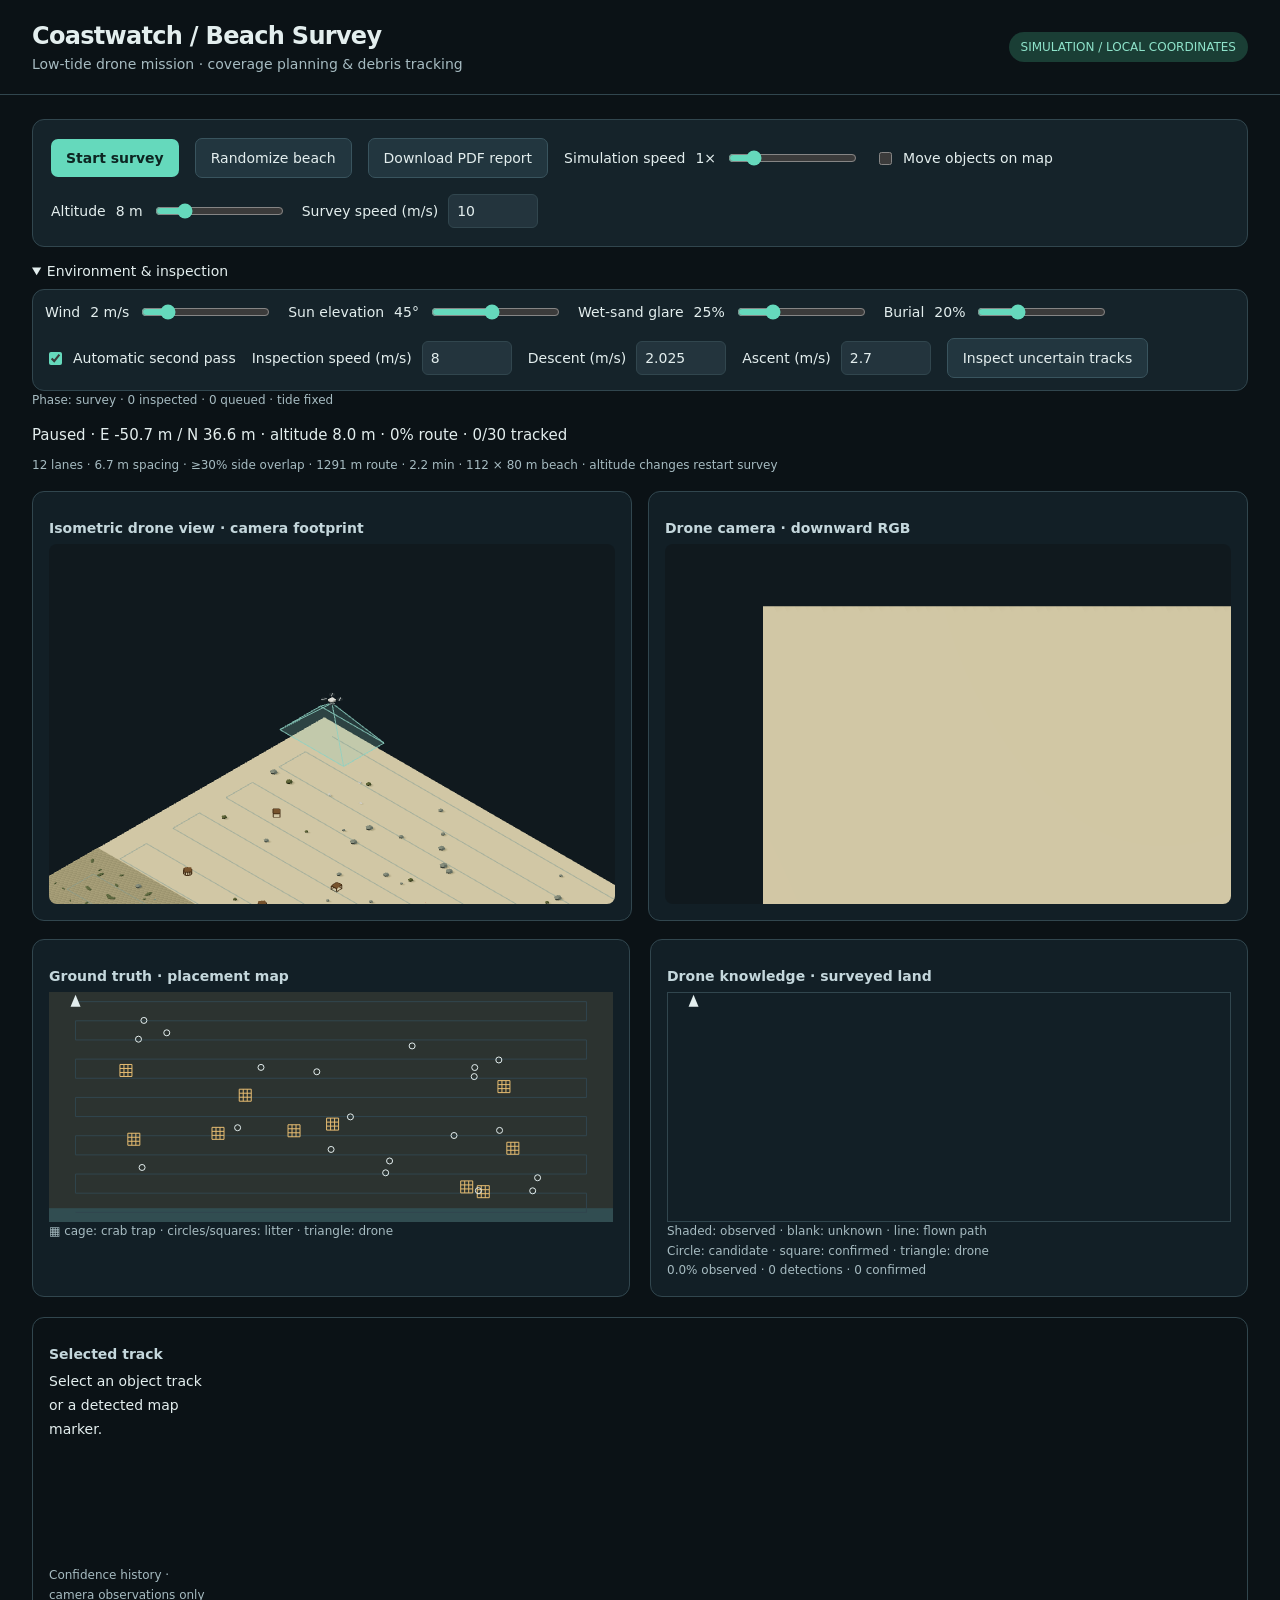
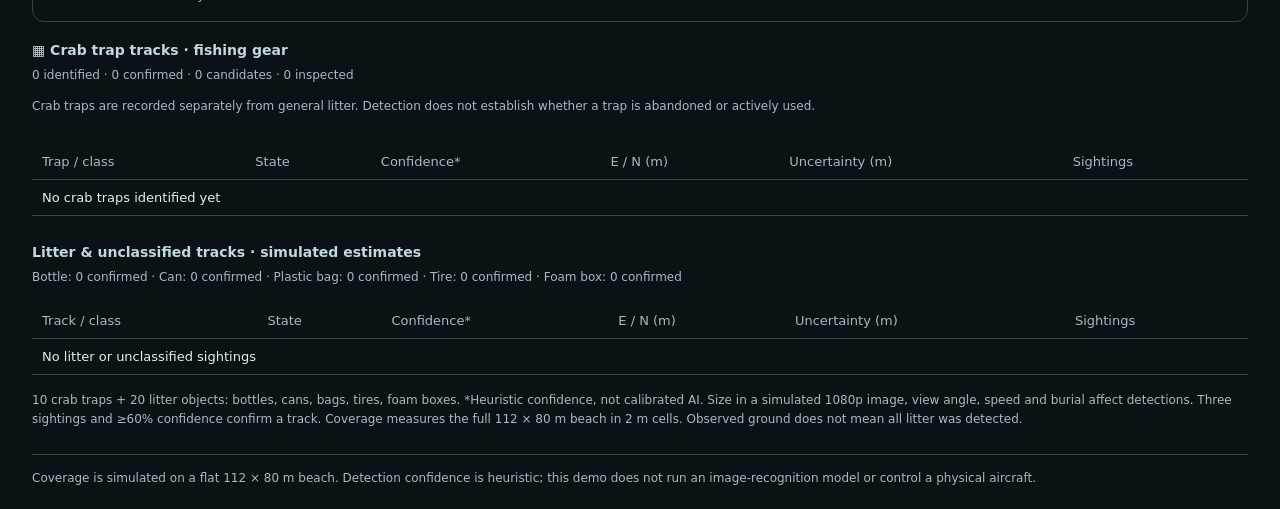
<file: drone/index.html>
<!doctype html>
<html lang="en"
  ><head
    ><meta charset="utf-8" /><meta
      name="viewport"
      content="width=device-width,initial-scale=1"
    /><title>Coastwatch · Beach Survey</title
    ><style>
      :root {
        color-scheme: dark;
        --background: #10191e;
        --foreground: #e3eeee;
        --border: #31464e;
        --viz-series-1: #60d0b6;
        --muted: #20333b;
        --muted-foreground: #a6bbc1;
        font-family: system-ui, sans-serif;
      }
      * {
        box-sizing: border-box;
      }
      body {
        margin: 0;
        background: #0b1216;
        color: var(--foreground);
        font-size: 14px;
      }
      header {
        padding: 22px 32px;
        border-bottom: 1px solid var(--border);
        display: flex;
        justify-content: space-between;
        align-items: center;
        gap: 15px;
      }
      header h1 {
        font-size: 24px;
        letter-spacing: -0.7px;
        margin: 0;
      }
      header p {
        color: var(--muted-foreground);
        margin: 6px 0 0;
      }
      .badge {
        padding: 8px 12px;
        background: #1a3e35;
        color: #8ee3ca;
        border-radius: 20px;
        font-size: 12px;
      }
      main {
        max-width: 1500px;
        margin: auto;
        padding: 24px 32px;
      }
      .viz-controls {
        display: flex;
        align-items: center;
        flex-wrap: wrap;
        gap: 16px;
        padding: 18px;
        background: #15232a;
        border: 1px solid var(--border);
        border-radius: 12px;
      }
      .btn {
        border: 1px solid #39545e;
        border-radius: 7px;
        background: #22363f;
        color: var(--foreground);
        padding: 11px 15px;
        font: inherit;
        cursor: pointer;
      }
      .btn-primary {
        background: #65d9bc;
        color: #0d2522;
        border: 0;
        font-weight: 600;
      }
      .form-label {
        display: flex;
        gap: 10px;
        align-items: center;
      }
      .form-range {
        max-width: 150px;
      }
      .form-check {
        display: flex;
        gap: 8px;
        align-items: center;
      }
      .form-select {
        padding: 8px;
        border-radius: 6px;
        background: #23343d;
        color: var(--foreground);
        border: 1px solid var(--border);
      }
      input {
        accent-color: #65d9bc;
      }
      .text-small {
        font-size: 12px;
        color: var(--muted-foreground);
        line-height: 1.6;
      }
      .tabular-nums {
        font-variant-numeric: tabular-nums;
      }
      .viz-row {
        display: flex;
        gap: 12px;
        flex-wrap: wrap;
      }
      h3 {
        font-size: 14px;
        font-weight: 600;
        color: #c4d7dc;
      }
      .views section,
      .lower section {
        min-width: 0;
        padding: 16px;
        background: #121f26;
        border: 1px solid var(--border);
        border-radius: 12px;
      }
      .viewport {
        border-radius: 8px;
      }
      #routeinfo {
        padding: 0 0 16px;
      }
      #telemetry {
        font-size: 15px;
      }
      .table-responsive {
        overflow-x: auto;
      }
      .table {
        border-collapse: collapse;
        width: 100%;
        margin: 16px 0;
      }
      .table td,
      .table th {
        text-align: left;
        padding: 10px;
        border-bottom: 1px solid var(--border);
        font-size: 13px;
      }
      .table th {
        color: var(--muted-foreground);
        font-weight: 500;
      }
      .lower {
        margin: 18px 0;
      }
      .cursor-interaction {
        cursor: crosshair;
      }
      footer {
        margin-top: 24px;
        padding-top: 16px;
        border-top: 1px solid var(--border);
        color: var(--muted-foreground);
        font-size: 12px;
      }
      @media (max-width: 600px) {
        main {
          padding: 16px;
        }
        header {
          padding: 18px;
        }
        .badge {
          display: none;
        }
        .form-label {
          flex-wrap: wrap;
        }
      }</style
    ><style>
      .environment {
        margin: 16px 0;
      }
      .environment summary {
        margin-bottom: 10px;
        cursor: pointer;
      }
      .environment .viz-controls {
        padding: 12px;
      }
      .track-inspector {
        padding: 16px;
        border: 1px solid var(--border);
        border-radius: 12px;
        margin: 20px 0;
      }
      .inspection-detail {
        display: grid;
        grid-template-columns: 160px 1fr;
        gap: 20px;
      }
      .inspection-detail img {
        width: 160px;
        height: 160px;
        object-fit: contain;
        background: #10191e;
        border-radius: 8px;
      }
      #history {
        max-width: 100%;
        width: 420px;
        height: 110px;
        margin-top: 12px;
      }
      #detail {
        line-height: 1.7;
      }
      .table tr[aria-selected="true"] {
        background: #254037;
      }
      .table td .btn {
        padding: 5px 8px;
        font-size: 12px;
      }
      @media (max-width: 600px) {
        .inspection-detail {
          grid-template-columns: 1fr;
        }
      }</style
    ><style>
      .speed-input {
        width: 90px;
        padding: 8px;
        background: #23343d;
        color: var(--foreground);
        border: 1px solid var(--border);
        border-radius: 6px;
        font: inherit;
      }
      .speed-input[aria-invalid="true"] {
        border-color: #eaa676;
      }
    </style></head
  ><body
    ><header
      ><div
        ><h1>Coastwatch / Beach Survey</h1
        ><p>Low-tide drone mission · coverage planning & debris tracking</p></div
      ><span class="badge">SIMULATION / LOCAL COORDINATES</span></header
    ><main
      ><div id="beachsim">
        <div class="viz-controls"
          ><button class="btn btn-primary" id="flight">Start survey</button
          ><button class="btn" id="random">Randomize beach</button
          ><button class="btn" id="downloadreport">Download PDF report</button
          ><label class="form-label"
            >Simulation speed <output id="simrateval" for="simrate">1×</output
            ><input
              class="form-range"
              id="simrate"
              type="range"
              min="0.25"
              max="5"
              step="0.25"
              value="1"
              aria-label="Simulation speed" /></label
          ><label class="form-check"
            ><input class="form-check-input" type="checkbox" id="place" /><span
              class="form-check-label"
              >Move objects on map</span
            ></label
          ><label class="form-label"
            >Altitude <span id="heightval">8 m</span
            ><input class="form-range" id="height" type="range" min="4" max="24" value="8" /></label
          ><label class="form-label"
            >Survey speed (m/s)
            <input
              class="speed-input"
              id="speed"
              type="number"
              min="0.1"
              max="100"
              step="any"
              value="10" /></label
        ></div>
        <details open class="environment"
          ><summary>Environment & inspection</summary
          ><div class="viz-controls"
            ><label class="form-label"
              >Wind <span id="windval">2 m/s</span
              ><input id="wind" type="range" min="0" max="12" value="2" /></label
            ><label class="form-label"
              >Sun elevation <span id="sunval">45°</span
              ><input id="sun" type="range" min="10" max="85" value="45" /></label
            ><label class="form-label"
              >Wet-sand glare <span id="glareval">25%</span
              ><input id="glare" type="range" min="0" max="100" value="25" /></label
            ><label class="form-label"
              >Burial <span id="burialval">20%</span
              ><input id="burial" type="range" min="0" max="70" value="20" /></label
            ><label class="form-check"
              ><input id="autoinspect" type="checkbox" checked />Automatic second pass</label
            ><label class="form-label"
              >Inspection speed (m/s)
              <input
                class="speed-input"
                id="inspectSpeed"
                type="number"
                min="0.1"
                max="100"
                step="any"
                value="8" /></label
            ><label class="form-label"
              >Descent (m/s)
              <input
                class="speed-input"
                id="descentSpeed"
                type="number"
                min="0.1"
                max="20"
                step="any"
                value="2.025" /></label
            ><label class="form-label"
              >Ascent (m/s)
              <input
                class="speed-input"
                id="ascentSpeed"
                type="number"
                min="0.1"
                max="20"
                step="any"
                value="2.7" /></label
            ><button id="inspectnow" class="btn">Inspect uncertain tracks</button></div
          ><div id="missionstatus" class="text-small" aria-live="polite"
            >Survey → uncertain tracks → descend → 8-second hover</div
          ></details
        ><div class="viz-row tabular-nums" id="telemetry" aria-live="polite">Loading 3D scene…</div>
        <div id="routeinfo" class="text-small tabular-nums"></div>
        <div class="views"
          ><section
            ><h3>Isometric drone view · camera footprint</h3
            ><div id="world" class="viewport"></div></section
          ><section
            ><h3>Drone camera · downward RGB</h3
            ><div id="pov" class="viewport"><canvas id="boxes"></canvas></div></section
        ></div>
        <div class="lower"
          ><section
            ><h3>Ground truth · placement map</h3
            ><canvas
              id="map"
              class="cursor-interaction"
              aria-label="Ground truth map. In placement mode click to move the next trap."
              role="img"
            ></canvas
            ><div class="text-small" id="mapcaption"
              >▦ cage: crab trap · circles/squares: litter · triangle: drone</div
            ></section
          ><section
            ><h3>Drone knowledge · surveyed land</h3
            ><canvas
              id="knowledge"
              role="img"
              aria-label="Drone knowledge map: surveyed ground, traveled path and detected traps only"
            ></canvas
            ><div class="text-small"
              >Shaded: observed · blank: unknown · line: flown path<br />Circle: candidate · square:
              confirmed · triangle: drone</div
            ><div id="knownstatus" class="text-small tabular-nums" aria-live="polite"
              >0% observed · 0 detections</div
            ></section
          ></div
        >
        <section class="track-inspector"
          ><h3>Selected track</h3
          ><div class="inspection-detail"
            ><img id="crop" alt="Latest rendered camera crop for selected track" hidden /><div
              ><div id="detail" aria-live="polite"
                >Select an object track or a detected map marker.</div
              ><canvas
                id="history"
                width="420"
                height="110"
                role="img"
                aria-label="Selected track confidence history"
              ></canvas
              ><div id="historylabels" class="text-small"
                >Confidence history · camera observations only</div
              ></div
            ></div
          ></section
        ><section class="trap-section"
          ><h3>▦ Crab trap tracks · fishing gear</h3
          ><div id="trapcounts" class="viz-row text-small" aria-live="polite"
            >No crab traps identified</div
          ><p class="text-small"
            >Crab traps are recorded separately from general litter. Detection does not establish
            whether a trap is abandoned or actively used.</p
          ><div class="table-responsive"
            ><table class="table table-sm tabular-nums"
              ><thead
                ><tr
                  ><th>Trap / class</th><th>State</th><th>Confidence*</th><th>E / N (m)</th
                  ><th>Uncertainty (m)</th><th>Sightings</th></tr
                ></thead
              ><tbody id="traptracks"
                ><tr><td colspan="6">No crab trap sightings</td></tr></tbody
              ></table
            ></div
          ></section
        ><section
          ><h3>Litter & unclassified tracks · simulated estimates</h3
          ><div id="classcounts" class="viz-row text-small"></div
          ><div class="table-responsive"
            ><table class="table table-sm tabular-nums"
              ><thead
                ><tr
                  ><th>Track / class</th><th>State</th><th>Confidence*</th><th>E / N (m)</th
                  ><th>Uncertainty (m)</th><th>Sightings</th></tr
                ></thead
              ><tbody id="tracks"
                ><tr><td colspan="6">No sightings</td></tr></tbody
              ></table
            ></div
          ></section
        >
        <div class="text-small"
          >10 crab traps + 20 litter objects: bottles, cans, bags, tires, foam boxes. *Heuristic
          confidence, not calibrated AI. Size in a simulated 1080p image, view angle, speed and
          burial affect detections. Three sightings and ≥60% confidence confirm a track. Coverage
          measures the full 112 × 80 m beach in 2 m cells. Observed ground does not mean all litter
          was detected.</div
        >
      </div>
      <style>
        #beachsim .views {
          display: grid;
          grid-template-columns: 1fr 1fr;
          gap: 16px;
        }
        #beachsim .viewport {
          position: relative;
          height: 360px;
          overflow: hidden;
        }
        #beachsim .viewport canvas {
          display: block;
          width: 100%;
          height: 100%;
        }
        #beachsim #boxes {
          position: absolute;
          inset: 0;
          pointer-events: none;
        }
        #beachsim .lower {
          display: grid;
          grid-template-columns: 1fr 1fr;
          gap: 20px;
        }
        #beachsim #map {
          width: 100%;
          height: 230px;
          display: block;
        }
        #beachsim h3 {
          margin: 12px 0 8px;
        }
        #beachsim #telemetry {
          margin: 12px 0;
        }
        @media (max-width: 600px) {
          #beachsim .views,
          #beachsim .lower {
            grid-template-columns: 1fr;
          }
          #beachsim .viewport {
            height: 250px;
          }
        }
      </style>
      <script src="./three.min.js"></script>
      <script src="./jspdf.umd.min.js"></script
      ><script src="./pdf-report.js"></script
      ><script src="./simulation.js"></script>

      <footer
        >Coverage is simulated on a flat 112 × 80 m beach. Detection confidence is heuristic; this
        demo does not run an image-recognition model or control a physical aircraft.</footer
      ></main
    ></body
  ></html
>
</file>
